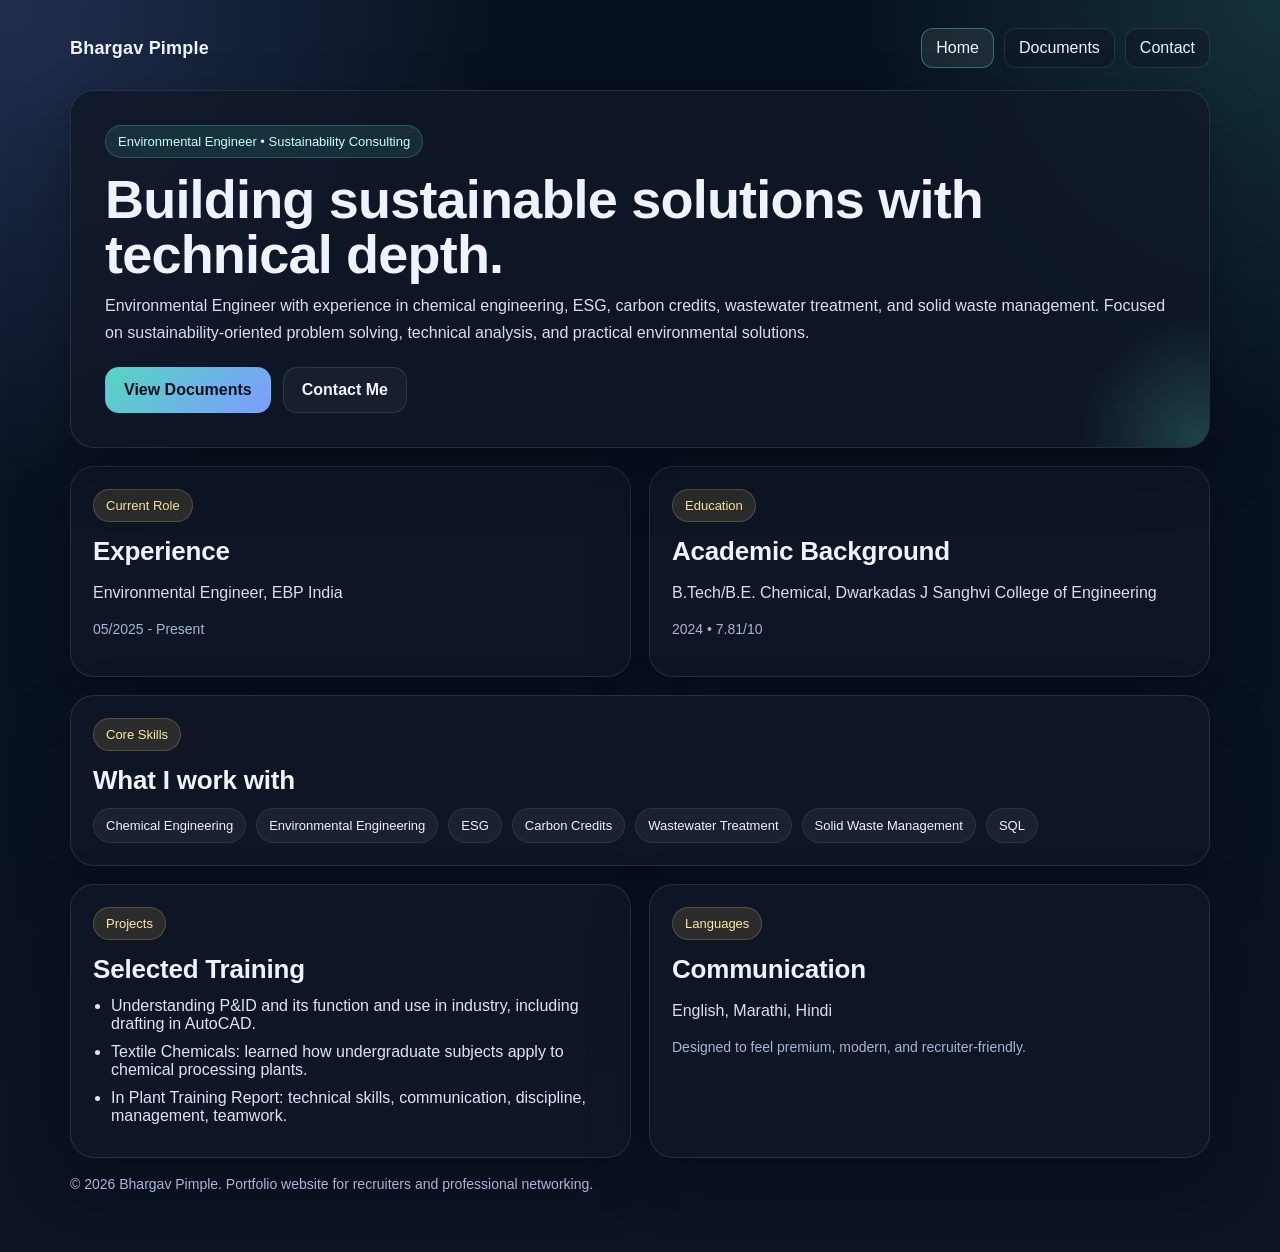
<file: index.html>
<!doctype html>
<html lang="en">
<head>
  <meta charset="utf-8" />
  <meta name="viewport" content="width=device-width, initial-scale=1" />
  <meta name="description" content="Bhargav Pimple - Environmental Engineer portfolio focused on ESG, carbon credits, wastewater treatment, and sustainability." />
  <title>Bhargav Pimple | Home</title>
  <link rel="stylesheet" href="style.css" />
</head>
<body>
  <div class="wrap">
    <div class="nav">
      <a class="brand" href="index.html">Bhargav Pimple</a>
      <div class="navlinks">
        <a class="active" href="index.html">Home</a>
        <a href="documents.html">Documents</a>
        <a href="contact.html">Contact</a>
      </div>
    </div>

    <section class="hero">
      <div class="kicker">Environmental Engineer • Sustainability Consulting</div>
      <h1>Building sustainable solutions with technical depth.</h1>
      <p>Environmental Engineer with experience in chemical engineering, ESG, carbon credits, wastewater treatment, and solid waste management. Focused on sustainability-oriented problem solving, technical analysis, and practical environmental solutions.</p>
      <div class="btnrow">
        <a class="btn primary" href="documents.html">View Documents</a>
        <a class="btn secondary" href="contact.html">Contact Me</a>
      </div>
    </section>

    <section class="grid">
      <div class="card half">
        <div class="badge">Current Role</div>
        <h2>Experience</h2>
        <p>Environmental Engineer, EBP India</p>
        <p class="meta">05/2025 - Present</p>
      </div>
      <div class="card half">
        <div class="badge">Education</div>
        <h2>Academic Background</h2>
        <p>B.Tech/B.E. Chemical, Dwarkadas J Sanghvi College of Engineering</p>
        <p class="meta">2024 • 7.81/10</p>
      </div>
      <div class="card full">
        <div class="badge">Core Skills</div>
        <h2>What I work with</h2>
        <div class="pills">
          <span class="pill">Chemical Engineering</span><span class="pill">Environmental Engineering</span><span class="pill">ESG</span><span class="pill">Carbon Credits</span><span class="pill">Wastewater Treatment</span><span class="pill">Solid Waste Management</span><span class="pill">SQL</span>
        </div>
      </div>
      <div class="card half">
        <div class="badge">Projects</div>
        <h2>Selected Training</h2>
        <ul class="list">
          <li>Understanding P&amp;ID and its function and use in industry, including drafting in AutoCAD.</li>
          <li>Textile Chemicals: learned how undergraduate subjects apply to chemical processing plants.</li>
          <li>In Plant Training Report: technical skills, communication, discipline, management, teamwork.</li>
        </ul>
      </div>
      <div class="card half">
        <div class="badge">Languages</div>
        <h2>Communication</h2>
        <p>English, Marathi, Hindi</p>
        <p class="meta">Designed to feel premium, modern, and recruiter-friendly.</p>
      </div>
    </section>
    <div class="footer">© 2026 Bhargav Pimple. Portfolio website for recruiters and professional networking.</div>
  </div>
</body>
</html>
</file>
<file: style.css>
:root {
  --bg:#07111f;
  --panel:rgba(16,24,40,.82);
  --panel-border:rgba(255,255,255,.10);
  --text:#eef3ff;
  --muted:#a7b6d6;
  --accent:#55d6c2;
  --accent2:#7c9cff;
  --accent3:#ffd166;
  --shadow:0 24px 60px rgba(0,0,0,.28);
}

* { box-sizing:border-box; }
html, body { margin:0; padding:0; scroll-behavior:smooth; }
body {
  font-family: Inter, Arial, Helvetica, sans-serif;
  color:var(--text);
  background:
    radial-gradient(circle at top left, rgba(124,156,255,.22), transparent 28%),
    radial-gradient(circle at top right, rgba(85,214,194,.16), transparent 24%),
    linear-gradient(180deg, #07111f 0%, #0b1324 100%);
  min-height:100vh;
}
a { color:inherit; text-decoration:none; }
.wrap { max-width:1180px; margin:0 auto; padding:28px 20px 60px; }
.nav { display:flex; align-items:center; justify-content:space-between; gap:16px; margin-bottom:22px; }
.brand { font-weight:800; letter-spacing:.2px; font-size:18px; }
.navlinks { display:flex; gap:10px; flex-wrap:wrap; }
.navlinks a { padding:10px 14px; border:1px solid var(--panel-border); border-radius:12px; background:rgba(16,24,40,.52); }
.navlinks a.active, .navlinks a:hover { border-color:rgba(85,214,194,.42); background:rgba(255,255,255,.08); }
.hero, .card { background:var(--panel); border:1px solid var(--panel-border); border-radius:24px; box-shadow:var(--shadow); }
.hero { padding:34px; overflow:hidden; position:relative; }
.hero::after { content:""; position:absolute; inset:auto -120px -120px auto; width:260px; height:260px; background:radial-gradient(circle, rgba(85,214,194,.22), transparent 65%); pointer-events:none; }
.grid { display:grid; gap:18px; grid-template-columns:repeat(12,1fr); margin-top:18px; }
.card { padding:22px; }
.half { grid-column:span 6; }
.full { grid-column:1/-1; }
.small { grid-column:span 4; }
.kicker { display:inline-flex; gap:8px; align-items:center; padding:8px 12px; border-radius:999px; background:rgba(85,214,194,.12); border:1px solid rgba(85,214,194,.25); color:#c7fff8; font-size:13px; margin-bottom:14px; }
h1 { margin:0 0 10px; font-size:54px; line-height:1.02; letter-spacing:-.8px; }
h2 { margin:0 0 12px; font-size:26px; letter-spacing:-.2px; }
p { margin:0 0 12px; color:#d6def2; line-height:1.7; }
.meta { color:var(--muted); font-size:14px; }
.btnrow { display:flex; gap:12px; flex-wrap:wrap; margin-top:20px; }
.btn { display:inline-flex; align-items:center; justify-content:center; padding:13px 18px; border-radius:14px; font-weight:700; border:1px solid transparent; cursor:pointer; }
.btn.primary { background:linear-gradient(135deg,var(--accent),var(--accent2)); color:#06101d; }
.btn.secondary { background:rgba(255,255,255,.04); border-color:var(--panel-border); }
.btn:hover { transform:translateY(-1px); }
.pills { display:flex; flex-wrap:wrap; gap:10px; }
.pill { padding:9px 12px; border-radius:999px; background:rgba(255,255,255,.05); border:1px solid rgba(255,255,255,.08); color:#edf2ff; font-size:13px; }
.list { padding-left:18px; margin:10px 0 0; }
.list li { margin:10px 0; color:#dbe4f9; }
.filebox { display:flex; align-items:center; justify-content:space-between; gap:16px; flex-wrap:wrap; padding:16px; border-radius:18px; background:rgba(255,255,255,.04); border:1px solid rgba(255,255,255,.08); margin-top:12px; }
.filebox strong { display:block; margin-bottom:4px; }
.filebox span { color:var(--muted); font-size:14px; }
.badge { display:inline-flex; align-items:center; gap:8px; padding:8px 12px; border-radius:999px; background:rgba(255,209,102,.12); border:1px solid rgba(255,209,102,.22); color:#ffe8a3; font-size:13px; margin-bottom:14px; }
.searchbar { width:100%; padding:14px 16px; border-radius:16px; border:1px solid rgba(255,255,255,.10); background:rgba(255,255,255,.05); color:var(--text); outline:none; margin-top:14px; }
.footer { margin-top:18px; color:var(--muted); font-size:14px; }
@media (max-width: 900px) { h1 { font-size:40px; } .half, .small { grid-column:1/-1; } .nav { flex-direction:column; align-items:flex-start; } }
</file>
